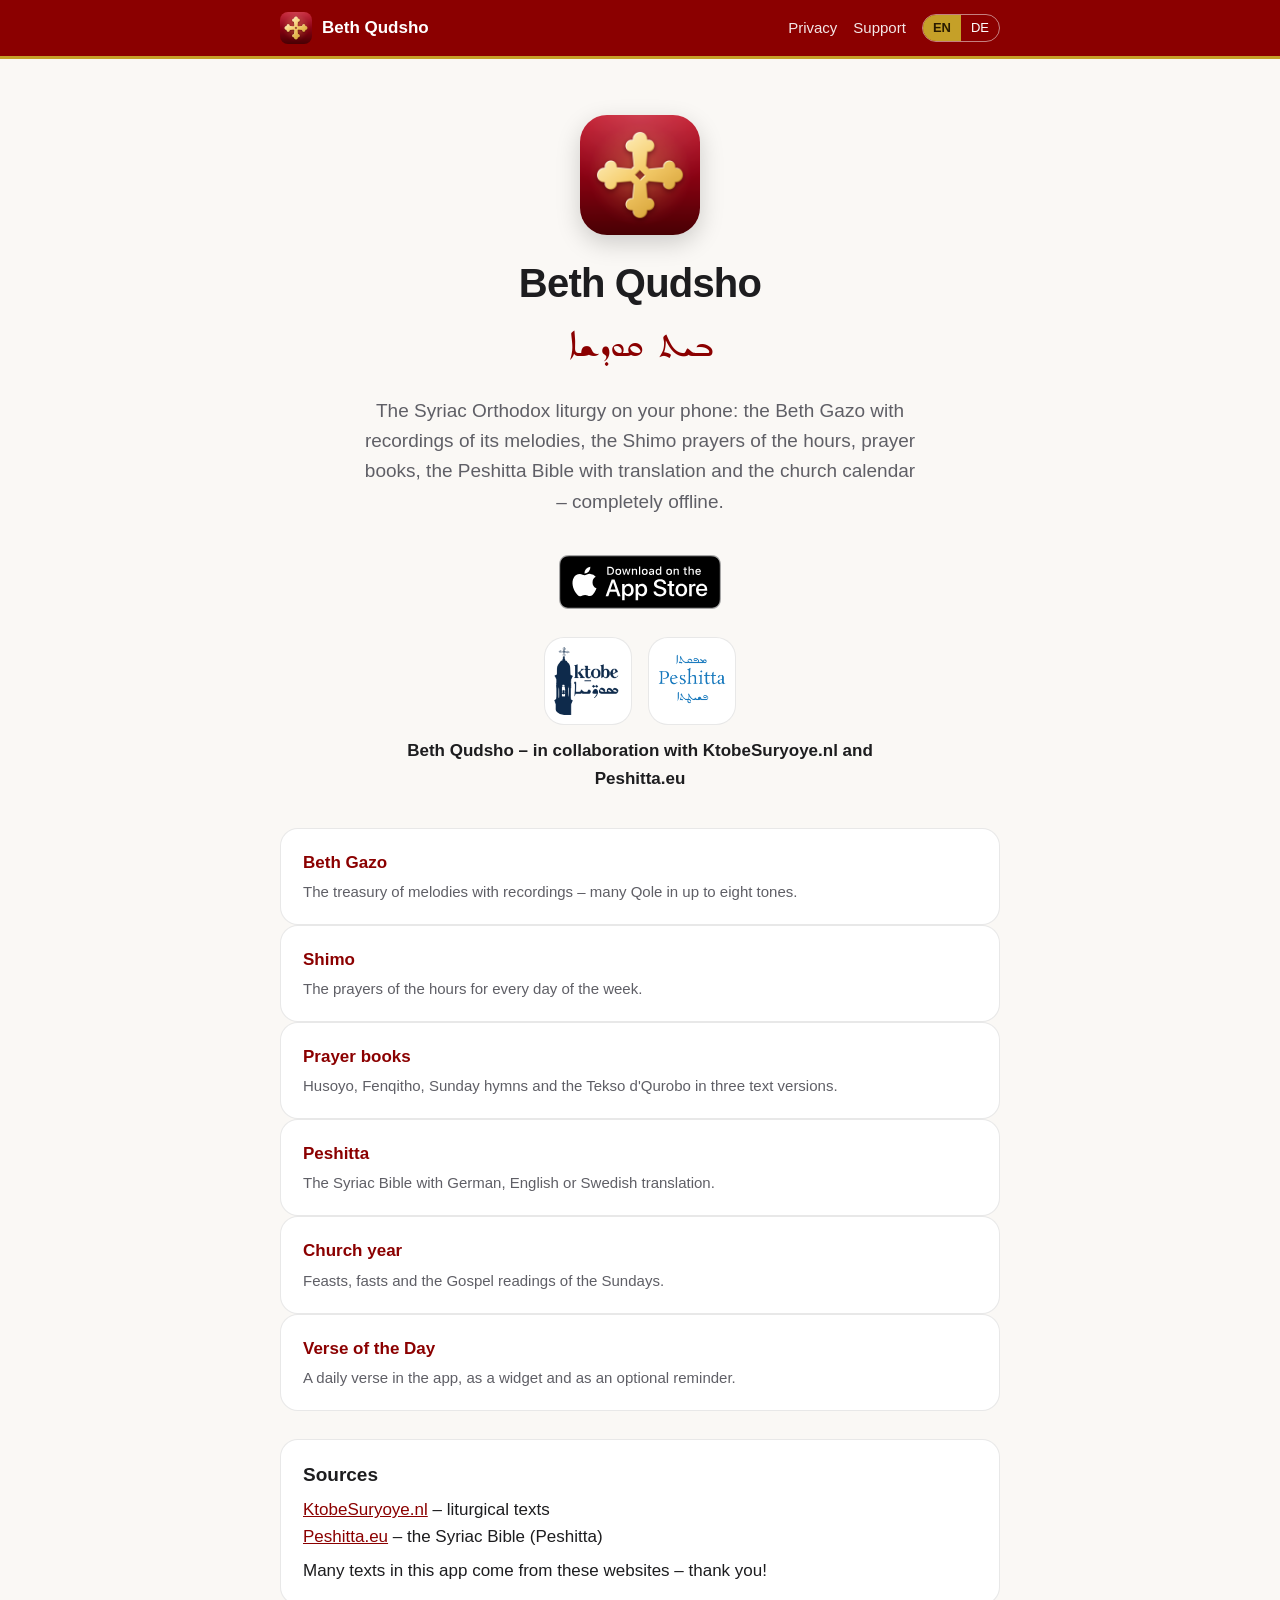
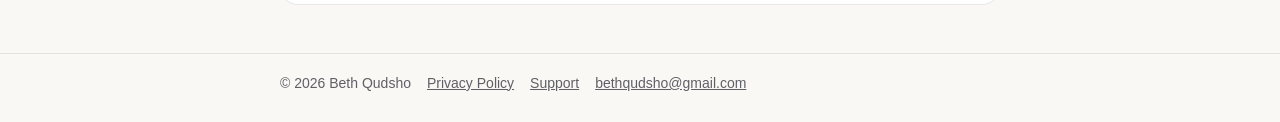
<file: index.html>
<!doctype html>
<html lang="en">
<head>
  <meta charset="utf-8">
  <meta name="viewport" content="width=device-width, initial-scale=1">
  <title>Beth Qudsho – Syriac Orthodox Liturgy</title>
  <meta name="title-en" content="Beth Qudsho – Syriac Orthodox Liturgy">
  <meta name="title-de" content="Beth Qudsho – Syrisch-orthodoxe Liturgie">
  <meta name="description" content="Beth Qudsho – the Syriac Orthodox liturgy on your phone: Beth Gazo with recordings, Shimo, prayer books, the Peshitta Bible and the church calendar. Fully offline.">
  <meta name="theme-color" content="#8B0000">
  <link rel="icon" href="assets/favicon.png">
  <link rel="stylesheet" href="assets/style.css">
  <script src="assets/lang.js"></script>
</head>
<body>
  <header class="site">
    <div class="bar">
      <a class="brand" href="./"><img src="assets/icon.png" alt=""> Beth Qudsho</a>
      <nav>
        <a href="privacy/"><span lang="en" class="l">Privacy</span><span lang="de" class="l">Datenschutz</span></a>
        <a href="support/">Support</a>
        <span class="lang-switch" role="group" aria-label="Language / Sprache">
          <button type="button" data-lang="en" aria-pressed="false">EN</button>
          <button type="button" data-lang="de" aria-pressed="false">DE</button>
        </span>
      </nav>
    </div>
  </header>

  <main>
    <section class="hero">
      <img class="icon" src="assets/icon.png" alt="Beth Qudsho app icon">
      <h1>Beth Qudsho</h1>
      <span class="syriac" lang="syr">ܒܝܬ ܩܘܕܫܐ</span>
      <p class="lead l" lang="en">The Syriac Orthodox liturgy on your phone: the Beth Gazo with recordings of its melodies, the Shimo prayers of the hours, prayer books, the Peshitta Bible with translation and the church calendar – completely offline.</p>
      <p class="lead l" lang="de">Die syrisch-orthodoxe Liturgie auf dem Handy: der Beth Gazo mit Aufnahmen seiner Melodien, das Stundengebet Shimo, Gebetsbücher, die Peshitta mit Übersetzung und der Kirchenkalender – vollständig offline.</p>
      <!-- Offizielle Apple-Abzeichen, unverändert (assets/); Höhe 54 px, ringsum mindestens ¼ der Höhe Freiraum -->
      <div class="store">
        <a class="l" lang="en" href="https://apps.apple.com/app/beth-qudsho-liturgie/id6837692130">
          <img src="assets/Download_on_the_App_Store_Badge_US-UK_RGB_blk_092917.svg" alt="Download on the App Store" width="162" height="54">
        </a>
        <a class="l" lang="de" href="https://apps.apple.com/app/beth-qudsho-liturgie/id6837692130">
          <img src="assets/Download_on_the_App_Store_Badge_DE_RGB_blk_092917.svg" alt="Laden im App Store" width="162" height="54">
        </a>
      </div>
      <!-- Zusammenarbeit (wie „Über die App“): Logos unverändert auf weißem Feld, auch im Dunkelmodus lesbar -->
      <div class="collab">
        <div class="logos">
          <a href="https://www.ktobesuryoye.nl"><img src="assets/logo-ktobesuryoye.png" alt="KtobeSuryoye.nl" width="88" height="88"></a>
          <a href="https://www.peshitta.eu"><img src="assets/logo-peshitta.png" alt="Peshitta.eu" width="88" height="88"></a>
        </div>
        <p class="l" lang="en">Beth Qudsho – in collaboration with KtobeSuryoye.nl and Peshitta.eu</p>
        <p class="l" lang="de">Beth Qudsho – in Zusammenarbeit mit KtobeSuryoye.nl und Peshitta.eu</p>
      </div>
    </section>

    <section class="features l" lang="en">
      <div class="card"><h3>Beth Gazo</h3><p>The treasury of melodies with recordings – many Qole in up to eight tones.</p></div>
      <div class="card"><h3>Shimo</h3><p>The prayers of the hours for every day of the week.</p></div>
      <div class="card"><h3>Prayer books</h3><p>Husoyo, Fenqitho, Sunday hymns and the Tekso d'Qurobo in three text versions.</p></div>
      <div class="card"><h3>Peshitta</h3><p>The Syriac Bible with German, English or Swedish translation.</p></div>
      <div class="card"><h3>Church year</h3><p>Feasts, fasts and the Gospel readings of the Sundays.</p></div>
      <div class="card"><h3>Verse of the Day</h3><p>A daily verse in the app, as a widget and as an optional reminder.</p></div>
    </section>
    <section class="card thanks l" lang="en">
        <h2>Sources</h2>
        <p><a href="https://www.ktobesuryoye.nl">KtobeSuryoye.nl</a> – liturgical texts<br><a href="https://www.peshitta.eu">Peshitta.eu</a> – the Syriac Bible (Peshitta)</p>
        <p>Many texts in this app come from these websites – thank you!</p>
    </section>
    <section class="features l" lang="de">
      <div class="card"><h3>Beth Gazo</h3><p>Die Schatzkammer der Melodien mit Aufnahmen – viele Qole in bis zu acht Tönen.</p></div>
      <div class="card"><h3>Shimo</h3><p>Das Stundengebet für jeden Tag der Woche.</p></div>
      <div class="card"><h3>Gebetsbücher</h3><p>Husoyo, Fenqitho, Sonntagshymnen und der Tekso d'Qurobo in drei Textfassungen.</p></div>
      <div class="card"><h3>Peshitta</h3><p>Die syrische Bibel mit deutscher, englischer oder schwedischer Übersetzung.</p></div>
      <div class="card"><h3>Kirchenjahr</h3><p>Feste, Fastenzeiten und die Evangelien der Sonntage.</p></div>
      <div class="card"><h3>Vers des Tages</h3><p>Jeden Tag ein Vers – in der App, als Widget und auf Wunsch als Erinnerung.</p></div>
    </section>
    <section class="card thanks l" lang="de">
        <h2>Quellen</h2>
        <p><a href="https://www.ktobesuryoye.nl">KtobeSuryoye.nl</a> – liturgische Texte<br><a href="https://www.peshitta.eu">Peshitta.eu</a> – die syrische Bibel (Peshitta)</p>
        <p>Viele Texte dieser App stammen von diesen Websites – herzlichen Dank!</p>
    </section>
  </main>

  <footer class="site">
    <div class="bar">
      <span>© 2026 Beth Qudsho</span>
      <a href="privacy/"><span lang="en" class="l">Privacy Policy</span><span lang="de" class="l">Datenschutzerklärung</span></a>
      <a href="support/">Support</a>
      <a href="mailto:bethqudsho@gmail.com">bethqudsho@gmail.com</a>
    </div>
  </footer>
</body>
</html>
</file>
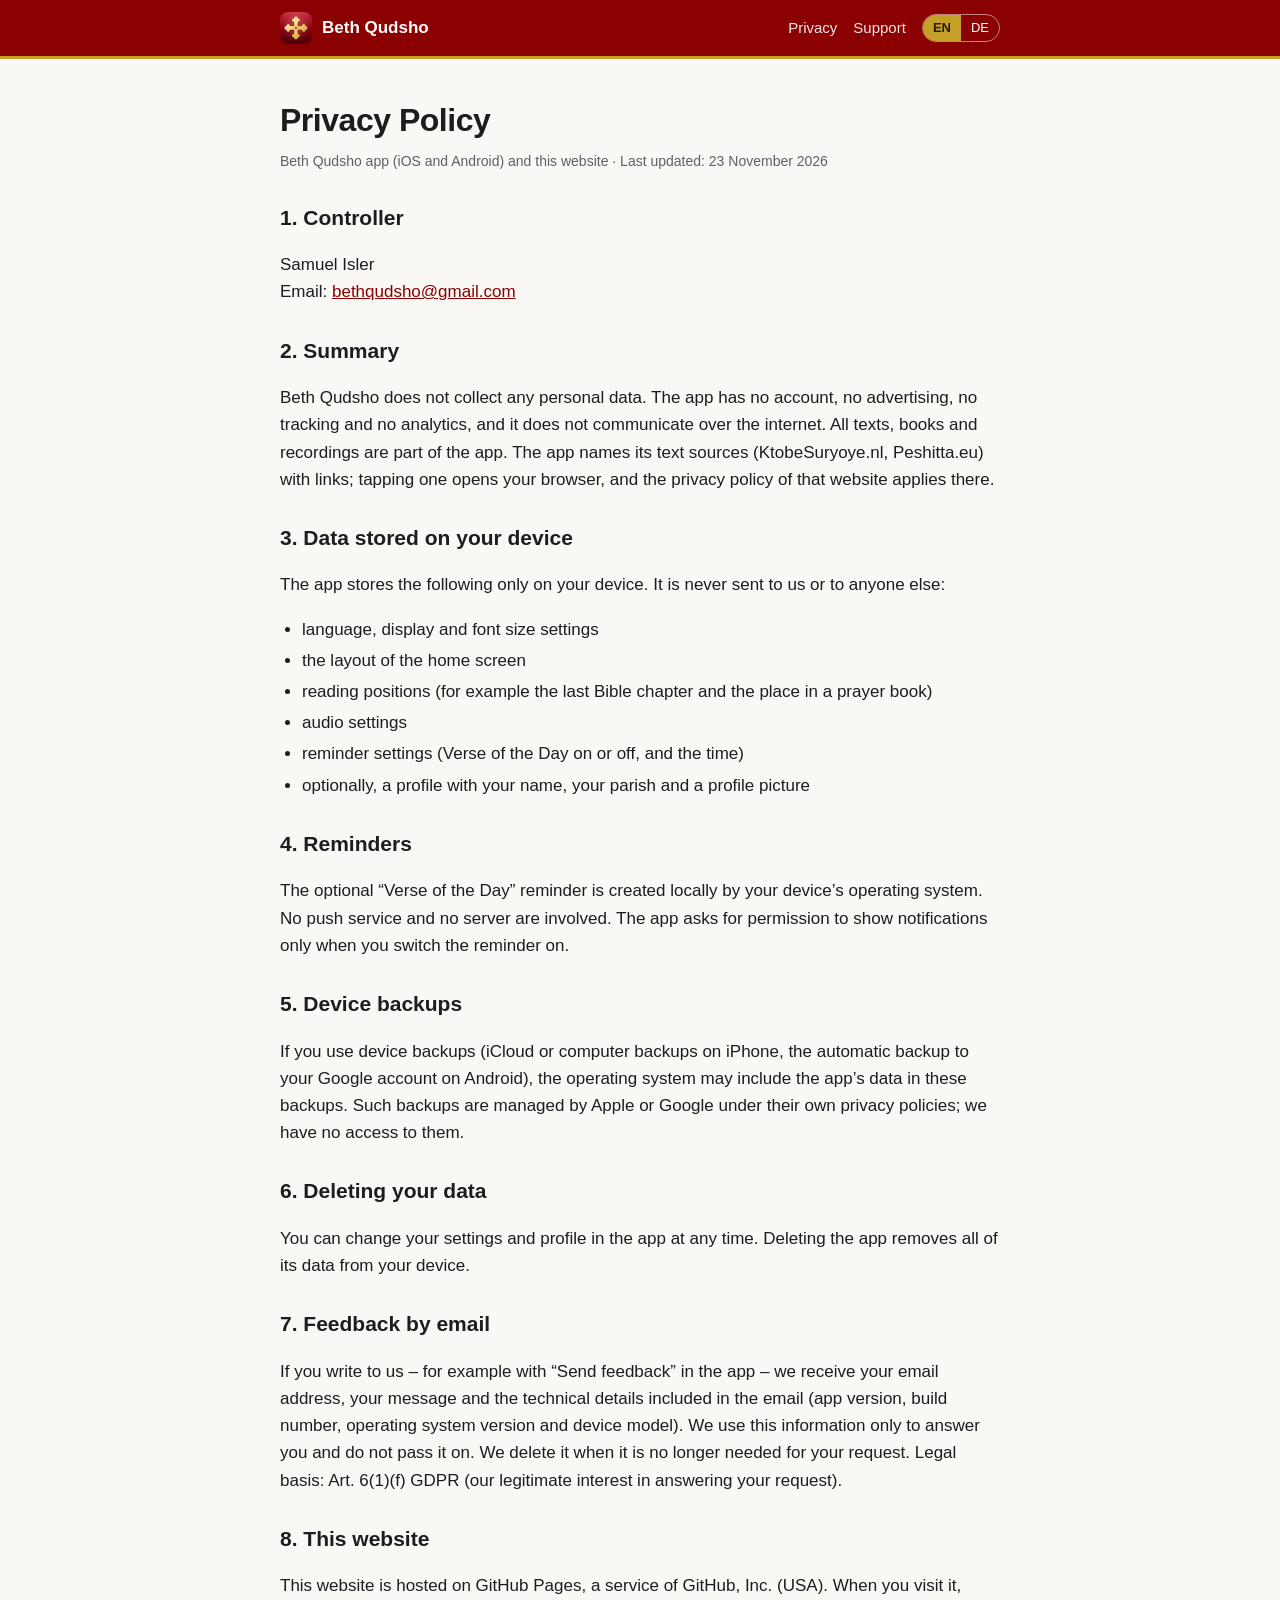
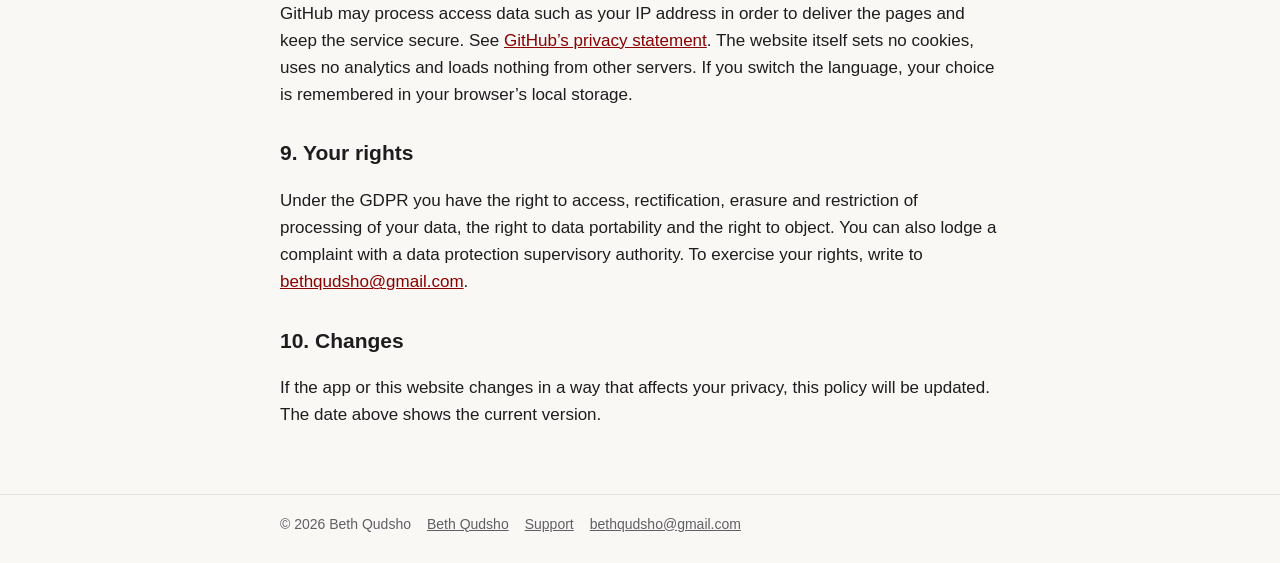
<file: privacy/index.html>
<!doctype html>
<html lang="en">
<head>
  <meta charset="utf-8">
  <meta name="viewport" content="width=device-width, initial-scale=1">
  <title>Privacy Policy – Beth Qudsho</title>
  <meta name="title-en" content="Privacy Policy – Beth Qudsho">
  <meta name="title-de" content="Datenschutzerklärung – Beth Qudsho">
  <meta name="theme-color" content="#8B0000">
  <link rel="icon" href="../assets/favicon.png">
  <link rel="stylesheet" href="../assets/style.css">
  <script src="../assets/lang.js"></script>
</head>
<body>
  <header class="site">
    <div class="bar">
      <a class="brand" href="../"><img src="../assets/icon.png" alt=""> Beth Qudsho</a>
      <nav>
        <a href="./"><span lang="en" class="l">Privacy</span><span lang="de" class="l">Datenschutz</span></a>
        <a href="../support/">Support</a>
        <span class="lang-switch" role="group" aria-label="Language / Sprache">
          <button type="button" data-lang="en" aria-pressed="false">EN</button>
          <button type="button" data-lang="de" aria-pressed="false">DE</button>
        </span>
      </nav>
    </div>
  </header>

  <main>
    <article class="l" lang="en">
      <h1 class="page">Privacy Policy</h1>
      <p class="updated">Beth Qudsho app (iOS and Android) and this website · Last updated: 23 November 2026</p>

      <h2>1. Controller</h2>
      <p>Samuel Isler<br>Email: <a href="mailto:bethqudsho@gmail.com">bethqudsho@gmail.com</a></p>

      <h2>2. Summary</h2>
      <p>Beth Qudsho does not collect any personal data. The app has no account, no advertising, no tracking and no
        analytics, and it does not communicate over the internet. All texts, books and recordings are part of the app.
        The app names its text sources (KtobeSuryoye.nl, Peshitta.eu) with links; tapping one opens your browser, and the
        privacy policy of that website applies there.</p>

      <h2>3. Data stored on your device</h2>
      <p>The app stores the following only on your device. It is never sent to us or to anyone else:</p>
      <ul>
        <li>language, display and font size settings</li>
        <li>the layout of the home screen</li>
        <li>reading positions (for example the last Bible chapter and the place in a prayer book)</li>
        <li>audio settings</li>
        <li>reminder settings (Verse of the Day on or off, and the time)</li>
        <li>optionally, a profile with your name, your parish and a profile picture</li>
      </ul>

      <h2>4. Reminders</h2>
      <p>The optional “Verse of the Day” reminder is created locally by your device’s operating system. No push service
        and no server are involved. The app asks for permission to show notifications only when you switch the reminder on.</p>

      <h2>5. Device backups</h2>
      <p>If you use device backups (iCloud or computer backups on iPhone, the automatic backup to your Google account on
        Android), the operating system may include the app’s data in these backups. Such backups are managed by Apple or
        Google under their own privacy policies; we have no access to them.</p>

      <h2>6. Deleting your data</h2>
      <p>You can change your settings and profile in the app at any time. Deleting the app removes all of its data from
        your device.</p>

      <h2>7. Feedback by email</h2>
      <p>If you write to us – for example with “Send feedback” in the app – we receive your email address, your message
        and the technical details included in the email (app version, build number, operating system version and device
        model). We use this information only to answer you and do not pass it on. We delete it when it is no longer
        needed for your request. Legal basis: Art. 6(1)(f) GDPR (our legitimate interest in answering your request).</p>

      <h2>8. This website</h2>
      <p>This website is hosted on GitHub Pages, a service of GitHub, Inc. (USA). When you visit it, GitHub may process
        access data such as your IP address in order to deliver the pages and keep the service secure. See
        <a href="https://docs.github.com/en/site-policy/privacy-policies/github-general-privacy-statement">GitHub’s privacy statement</a>.
        The website itself sets no cookies, uses no analytics and loads nothing from other servers. If you switch the
        language, your choice is remembered in your browser’s local storage.</p>

      <h2>9. Your rights</h2>
      <p>Under the GDPR you have the right to access, rectification, erasure and restriction of processing of your data,
        the right to data portability and the right to object. You can also lodge a complaint with a data protection
        supervisory authority. To exercise your rights, write to
        <a href="mailto:bethqudsho@gmail.com">bethqudsho@gmail.com</a>.</p>

      <h2>10. Changes</h2>
      <p>If the app or this website changes in a way that affects your privacy, this policy will be updated. The date
        above shows the current version.</p>
    </article>

    <article class="l" lang="de">
      <h1 class="page">Datenschutzerklärung</h1>
      <p class="updated">App Beth Qudsho (iOS und Android) und diese Website · Stand: 23. November 2026</p>

      <h2>1. Verantwortlicher</h2>
      <p>Samuel Isler<br>E-Mail: <a href="mailto:bethqudsho@gmail.com">bethqudsho@gmail.com</a></p>

      <h2>2. Kurz gesagt</h2>
      <p>Beth Qudsho erhebt keine personenbezogenen Daten. Die App hat kein Benutzerkonto, keine Werbung, kein Tracking
        und keine Analyse und kommuniziert nicht über das Internet. Alle Texte, Bücher und Aufnahmen sind Teil der App.
        Die App nennt ihre Textquellen (KtobeSuryoye.nl, Peshitta.eu) mit Links; wer einen antippt, gelangt in den
        Browser, und dort gilt die Datenschutzerklärung der jeweiligen Website.</p>

      <h2>3. Daten auf deinem Gerät</h2>
      <p>Die App speichert Folgendes ausschließlich auf deinem Gerät. Es wird weder an uns noch an andere übertragen:</p>
      <ul>
        <li>Einstellungen zu Sprache, Darstellung und Schriftgröße</li>
        <li>die Anordnung der Startseite</li>
        <li>Lesestellen (zum Beispiel das zuletzt gelesene Bibelkapitel und die Stelle in einem Gebetsbuch)</li>
        <li>Audio-Einstellungen</li>
        <li>Einstellungen der Erinnerung („Vers des Tages“ an oder aus und die Uhrzeit)</li>
        <li>auf Wunsch ein Profil mit Name, Gemeinde und Profilbild</li>
      </ul>

      <h2>4. Erinnerungen</h2>
      <p>Die optionale Erinnerung „Vers des Tages“ wird vom Betriebssystem deines Geräts lokal erstellt. Es ist kein
        Push-Dienst und kein Server beteiligt. Die App fragt erst beim Einschalten der Erinnerung nach der Erlaubnis,
        Mitteilungen zu zeigen.</p>

      <h2>5. Gerätesicherungen</h2>
      <p>Wenn du Gerätesicherungen nutzt (iCloud- oder Computer-Backup auf dem iPhone, automatische Sicherung im
        Google-Konto unter Android), kann das Betriebssystem die Daten der App in diese Sicherungen aufnehmen. Diese
        Sicherungen verwalten Apple bzw. Google nach ihren eigenen Datenschutzbestimmungen; wir haben keinen Zugriff darauf.</p>

      <h2>6. Daten löschen</h2>
      <p>Einstellungen und Profil kannst du in der App jederzeit ändern. Wenn du die App löschst, werden alle ihre Daten
        von deinem Gerät entfernt.</p>

      <h2>7. Feedback per E-Mail</h2>
      <p>Wenn du uns schreibst – zum Beispiel über „Feedback senden“ in der App –, erhalten wir deine E-Mail-Adresse,
        deine Nachricht und die in der E-Mail enthaltenen technischen Angaben (App-Version, Build-Nummer, Version des
        Betriebssystems und Gerätemodell). Wir verwenden sie nur, um dir zu antworten, und geben sie nicht weiter. Wir
        löschen sie, sobald sie für dein Anliegen nicht mehr nötig sind. Rechtsgrundlage: Art. 6 Abs. 1 lit. f DSGVO
        (berechtigtes Interesse an der Beantwortung deiner Anfrage).</p>

      <h2>8. Diese Website</h2>
      <p>Diese Website wird über GitHub Pages bereitgestellt, einen Dienst der GitHub, Inc. (USA). Beim Aufruf kann
        GitHub Zugriffsdaten wie deine IP-Adresse verarbeiten, um die Seiten auszuliefern und den Dienst abzusichern.
        Siehe die <a href="https://docs.github.com/en/site-policy/privacy-policies/github-general-privacy-statement">Datenschutzerklärung von GitHub</a>.
        Die Website selbst setzt keine Cookies, nutzt keine Analyse und lädt nichts von anderen Servern. Wenn du die
        Sprache umschaltest, wird deine Wahl im lokalen Speicher deines Browsers gemerkt.</p>

      <h2>9. Deine Rechte</h2>
      <p>Nach der DSGVO hast du das Recht auf Auskunft, Berichtigung, Löschung und Einschränkung der Verarbeitung deiner
        Daten, auf Datenübertragbarkeit sowie auf Widerspruch. Außerdem kannst du dich bei einer
        Datenschutz-Aufsichtsbehörde beschweren. Schreib dazu an
        <a href="mailto:bethqudsho@gmail.com">bethqudsho@gmail.com</a>.</p>

      <h2>10. Änderungen</h2>
      <p>Ändern sich die App oder diese Website so, dass es deinen Datenschutz betrifft, wird diese Erklärung angepasst.
        Das Datum oben zeigt die aktuelle Fassung.</p>
    </article>
  </main>

  <footer class="site">
    <div class="bar">
      <span>© 2026 Beth Qudsho</span>
      <a href="../">Beth Qudsho</a>
      <a href="../support/">Support</a>
      <a href="mailto:bethqudsho@gmail.com">bethqudsho@gmail.com</a>
    </div>
  </footer>
</body>
</html>
</file>
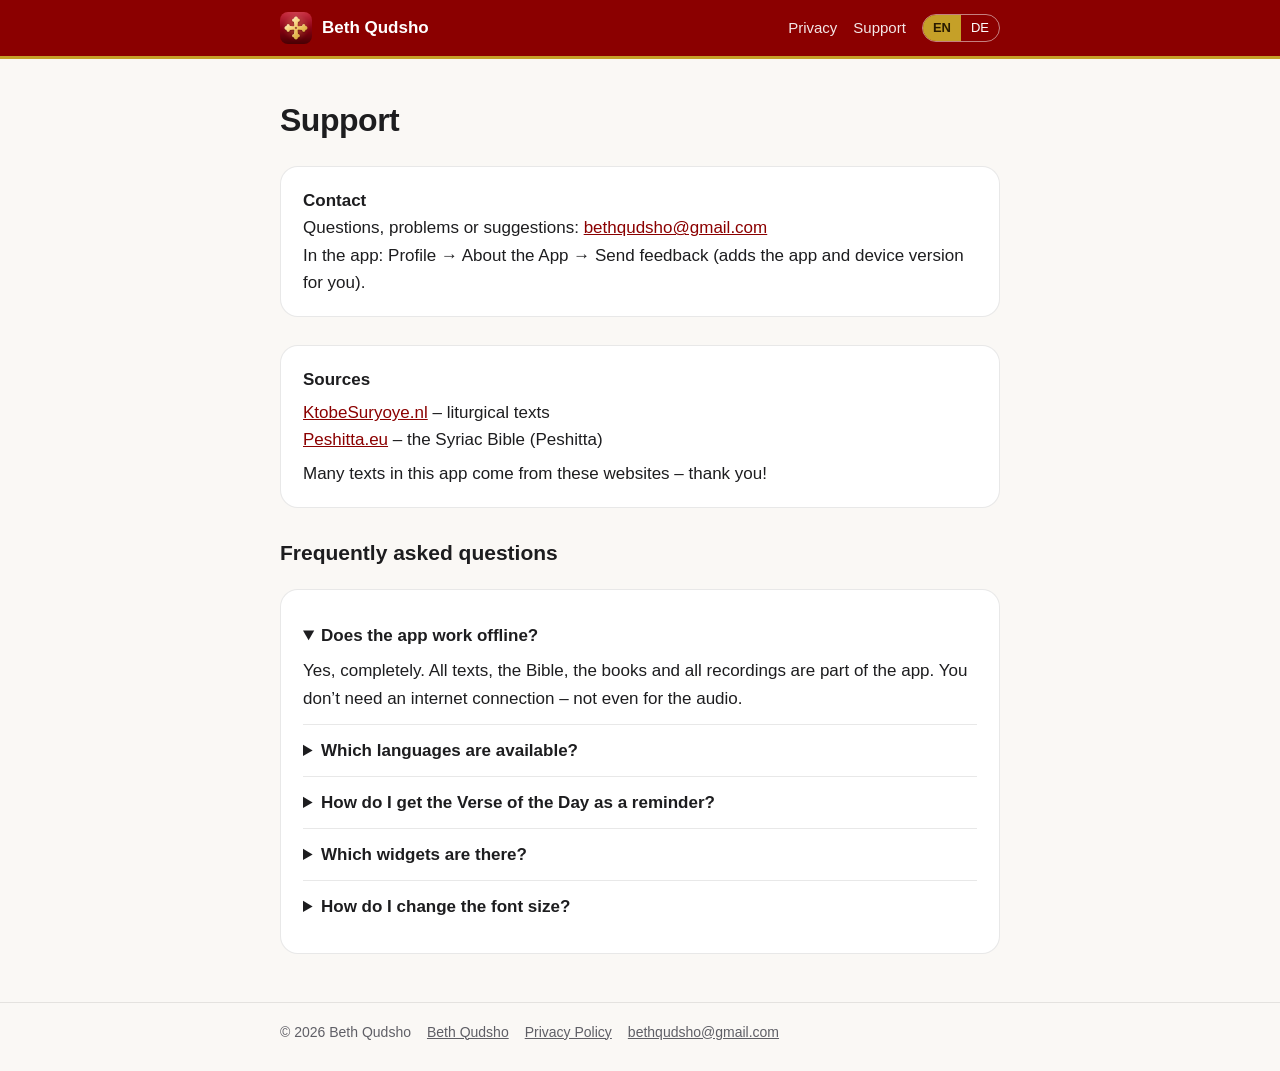
<file: support/index.html>
<!doctype html>
<html lang="en">
<head>
  <meta charset="utf-8">
  <meta name="viewport" content="width=device-width, initial-scale=1">
  <title>Support – Beth Qudsho</title>
  <meta name="title-en" content="Support – Beth Qudsho">
  <meta name="title-de" content="Support – Beth Qudsho">
  <meta name="theme-color" content="#8B0000">
  <link rel="icon" href="../assets/favicon.png">
  <link rel="stylesheet" href="../assets/style.css">
  <script src="../assets/lang.js"></script>
</head>
<body>
  <header class="site">
    <div class="bar">
      <a class="brand" href="../"><img src="../assets/icon.png" alt=""> Beth Qudsho</a>
      <nav>
        <a href="../privacy/"><span lang="en" class="l">Privacy</span><span lang="de" class="l">Datenschutz</span></a>
        <a href="./">Support</a>
        <span class="lang-switch" role="group" aria-label="Language / Sprache">
          <button type="button" data-lang="en" aria-pressed="false">EN</button>
          <button type="button" data-lang="de" aria-pressed="false">DE</button>
        </span>
      </nav>
    </div>
  </header>

  <main>
    <article class="l" lang="en">
      <h1 class="page">Support</h1>
      <div class="card">
        <strong>Contact</strong><br>
        Questions, problems or suggestions: <a href="mailto:bethqudsho@gmail.com?subject=Beth%20Qudsho%20Feedback">bethqudsho@gmail.com</a><br>
        In the app: Profile → About the App → Send feedback (adds the app and device version for you).
      </div>

      <div class="card thanks">
        <strong>Sources</strong>
        <p><a href="https://www.ktobesuryoye.nl">KtobeSuryoye.nl</a> – liturgical texts<br><a href="https://www.peshitta.eu">Peshitta.eu</a> – the Syriac Bible (Peshitta)</p>
        <p>Many texts in this app come from these websites – thank you!</p>
      </div>

      <h2>Frequently asked questions</h2>
      <div class="card">
        <details open>
          <summary>Does the app work offline?</summary>
          <p>Yes, completely. All texts, the Bible, the books and all recordings are part of the app. You don’t need an
            internet connection – not even for the audio.</p>
        </details>
        <details>
          <summary>Which languages are available?</summary>
          <p>The app itself is available in German, English, Swedish and Turkish (Profile → Language; by default it
            follows your device). The prayer texts are in Syriac. Below the Peshitta you can show a German, English or
            Swedish translation; with Turkish the English translation is shown.</p>
        </details>
        <details>
          <summary>How do I get the Verse of the Day as a reminder?</summary>
          <p>Go to Profile → Verse of the Day, switch the reminder on and choose a time. Allow notifications when asked.
            If you declined earlier, allow them in your device settings (iPhone: Settings → Beth Qudsho → Notifications;
            Android: Settings → Apps → Beth Qudsho → Notifications).</p>
        </details>
        <details>
          <summary>Which widgets are there?</summary>
          <p>Verse of the Day, Qolo of the Day, Now in Shimo and Church Year. iPhone: touch and hold the Home Screen,
            tap Edit → Add Widget and search for “Beth Qudsho”. Android: touch and hold the home screen, tap Widgets
            and choose Beth Qudsho.</p>
        </details>
        <details>
          <summary>How do I change the font size?</summary>
          <p>Change the size of the Syriac text with Profile → Text Size (Syriac) or with the “AA” button while reading.
            All other text follows the text size of your device.</p>
        </details>
      </div>
    </article>

    <article class="l" lang="de">
      <h1 class="page">Support</h1>
      <div class="card">
        <strong>Kontakt</strong><br>
        Fragen, Probleme oder Vorschläge: <a href="mailto:bethqudsho@gmail.com?subject=Beth%20Qudsho%20Feedback">bethqudsho@gmail.com</a><br>
        In der App: Profil → Über die App → Feedback senden (fügt App- und Geräteversion für dich ein).
      </div>

      <div class="card thanks">
        <strong>Quellen</strong>
        <p><a href="https://www.ktobesuryoye.nl">KtobeSuryoye.nl</a> – liturgische Texte<br><a href="https://www.peshitta.eu">Peshitta.eu</a> – die syrische Bibel (Peshitta)</p>
        <p>Viele Texte dieser App stammen von diesen Websites – herzlichen Dank!</p>
      </div>

      <h2>Häufige Fragen</h2>
      <div class="card">
        <details open>
          <summary>Funktioniert die App ohne Internet?</summary>
          <p>Ja, vollständig. Alle Texte, die Bibel, die Bücher und alle Aufnahmen sind Teil der App. Du brauchst keine
            Internetverbindung – auch nicht zum Anhören.</p>
        </details>
        <details>
          <summary>Welche Sprachen gibt es?</summary>
          <p>Die App selbst gibt es auf Deutsch, Englisch, Schwedisch und Türkisch (Profil → Sprache; normalerweise wie
            dein Gerät). Die Gebetstexte sind syrisch. Unter der Peshitta kannst du eine deutsche, englische oder
            schwedische Übersetzung einblenden; bei Türkisch erscheint die englische.</p>
        </details>
        <details>
          <summary>Wie bekomme ich den Vers des Tages als Erinnerung?</summary>
          <p>Unter Profil → Vers des Tages die Erinnerung einschalten und eine Uhrzeit wählen. Erlaube Mitteilungen, wenn
            du gefragt wirst. Hast du früher abgelehnt, erlaube sie in den Einstellungen deines Geräts (iPhone:
            Einstellungen → Beth Qudsho → Mitteilungen; Android: Einstellungen → Apps → Beth Qudsho → Benachrichtigungen).</p>
        </details>
        <details>
          <summary>Welche Widgets gibt es?</summary>
          <p>Vers des Tages, Qolo des Tages, Jetzt im Shimo und Kirchenjahr. iPhone: Home-Bildschirm gedrückt halten,
            Bearbeiten → Widget hinzufügen und nach „Beth Qudsho“ suchen. Android: Startbildschirm gedrückt halten,
            Widgets antippen und Beth Qudsho wählen.</p>
        </details>
        <details>
          <summary>Wie ändere ich die Schriftgröße?</summary>
          <p>Die Größe des syrischen Textes stellst du unter Profil → Schriftgröße (Syrisch) oder beim Lesen mit dem
            Knopf „AA“ ein. Alle anderen Texte folgen der Textgröße deines Geräts.</p>
        </details>
      </div>
    </article>
  </main>

  <footer class="site">
    <div class="bar">
      <span>© 2026 Beth Qudsho</span>
      <a href="../">Beth Qudsho</a>
      <a href="../privacy/"><span lang="en" class="l">Privacy Policy</span><span lang="de" class="l">Datenschutzerklärung</span></a>
      <a href="mailto:bethqudsho@gmail.com">bethqudsho@gmail.com</a>
    </div>
  </footer>
</body>
</html>
</file>
<file: assets/style.css>
/* Beth Qudsho – Website. Farben der App: Burgund #8B0000, Gold #C5A028. Keine externen Schriften. */
@font-face {
  font-family: "SyrCOM Jerusalem";
  src: url("SyrCOMJerusalem.ttf") format("truetype");
  font-display: swap;
}

:root {
  --burgundy: #8B0000;
  --gold: #C5A028;
  --bg: #faf8f5;
  --card: #ffffff;
  --text: #1d1d1f;
  --muted: #5f5f66;
  --line: rgba(0, 0, 0, 0.09);
  --link: #8B0000;
}

@media (prefers-color-scheme: dark) {
  :root {
    --bg: #121012;
    --card: #1d1a1c;
    --text: #f2f2f4;
    --muted: #a8a8b0;
    --line: rgba(255, 255, 255, 0.12);
    --link: #e8a0a0;
  }
}

* { box-sizing: border-box; }

body {
  margin: 0;
  background: var(--bg);
  color: var(--text);
  font: 17px/1.6 -apple-system, BlinkMacSystemFont, "Segoe UI", Roboto, "Helvetica Neue", Arial, sans-serif;
  -webkit-text-size-adjust: 100%;
}

a { color: var(--link); }

header.site {
  background: var(--burgundy);
  color: #fff;
  border-bottom: 3px solid var(--gold);
}

header.site .bar {
  max-width: 760px;
  margin: 0 auto;
  padding: 12px 20px;
  display: flex;
  align-items: center;
  gap: 12px;
}

header.site a.brand {
  color: #fff;
  text-decoration: none;
  font-weight: 600;
  display: flex;
  align-items: center;
  gap: 10px;
}

header.site a.brand img { width: 32px; height: 32px; border-radius: 8px; }

header.site nav { margin-left: auto; display: flex; gap: 16px; align-items: center; flex-wrap: wrap; }
header.site nav a { color: #fff; text-decoration: none; opacity: 0.9; font-size: 15px; }
header.site nav a:hover { opacity: 1; text-decoration: underline; }

.lang-switch { display: inline-flex; border: 1px solid rgba(255, 255, 255, 0.5); border-radius: 999px; overflow: hidden; }
.lang-switch button {
  background: transparent; color: #fff; border: 0; padding: 3px 10px; font: inherit; font-size: 13px; cursor: pointer;
}
.lang-switch button[aria-pressed="true"] { background: var(--gold); color: #2a1c00; font-weight: 600; }

main { max-width: 760px; margin: 0 auto; padding: 28px 20px 48px; }

.hero { text-align: center; padding: 28px 0 8px; }
.hero img.icon { width: 120px; height: 120px; border-radius: 27px; box-shadow: 0 8px 24px rgba(0, 0, 0, 0.18); }
.hero h1 { margin: 18px 0 0; font-size: 40px; line-height: 1.1; letter-spacing: -0.02em; }
.syriac {
  font-family: "SyrCOM Jerusalem", "Noto Sans Syriac Western", "Estrangelo Edessa", serif;
  direction: rtl;
  unicode-bidi: isolate;
}
.hero .syriac { display: block; font-size: 44px; color: var(--burgundy); margin-top: 6px; }
@media (prefers-color-scheme: dark) { .hero .syriac { color: var(--gold); } }
.hero p.lead { color: var(--muted); font-size: 19px; max-width: 560px; margin: 14px auto 0; }

/* Apple-Abzeichen „Download on the App Store“: Seitenverhältnis unverändert, Freiraum ≥ ¼ der Höhe (54 px → 14 px) */
.store { margin-top: 24px; }
.store a { display: inline-block; padding: 14px; line-height: 0; }
.store img { height: 54px; width: auto; display: block; }
/* gewählte Sprache: Abzeichen-Link bleibt ein Block mit Freiraum (die Sprachregel unten setzt sonst „revert“) */
html.js[data-lang="en"] .store a[lang="en"], html.js[data-lang="de"] .store a[lang="de"] { display: inline-block; }

/* Zusammenarbeit: Logos unverändert auf weißem Feld (wie in der App), innen 10 % Freiraum */
.collab { margin-top: 6px; }
.collab .logos { display: flex; justify-content: center; gap: 16px; }
.collab .logos a { display: block; line-height: 0; border-radius: 20px; }
.collab .logos img {
  width: 88px; height: 88px; padding: 9px; display: block;
  background: #fff; border: 1px solid var(--line); border-radius: 20px;
  transition: transform 0.2s ease;
}
.collab .logos a:hover img { transform: scale(1.04); }
@media (prefers-reduced-motion: reduce) { .collab .logos img { transition: none; } .collab .logos a:hover img { transform: none; } }
.collab p { margin: 12px auto 0; max-width: 520px; font-weight: 600; font-size: 17px; }

.card {
  background: var(--card);
  border: 1px solid var(--line);
  border-radius: 18px;
  padding: 20px 22px;
  margin-top: 20px;
}

/* Quellen & Dank */
.thanks { margin-top: 28px; }
.thanks h2 { margin-top: 0; font-size: 19px; }
.thanks p { margin: 6px 0 0; color: var(--text); }

.features { display: grid; grid-template-columns: repeat(auto-fit, minmax(220px, 1fr)); gap: 14px; margin-top: 28px; }
.features .card { margin-top: 0; }
.features h3 { margin: 0 0 4px; font-size: 17px; color: var(--burgundy); }
@media (prefers-color-scheme: dark) { .features h3 { color: var(--gold); } }
.features p { margin: 0; color: var(--muted); font-size: 15px; }

h1.page { font-size: 32px; letter-spacing: -0.015em; margin: 8px 0 4px; }
.updated { color: var(--muted); font-size: 14px; margin: 0 0 18px; }
h2 { font-size: 21px; margin: 28px 0 6px; }
h3 { font-size: 17px; margin: 18px 0 4px; }
ul { padding-left: 22px; }
li { margin: 4px 0; }

details { border-top: 1px solid var(--line); padding: 12px 0; }
details:first-of-type { border-top: 0; }
summary { cursor: pointer; font-weight: 600; }
details p { margin: 8px 0 0; color: var(--text); }

footer.site { border-top: 1px solid var(--line); color: var(--muted); font-size: 14px; }
footer.site .bar { max-width: 760px; margin: 0 auto; padding: 18px 20px 28px; display: flex; gap: 16px; flex-wrap: wrap; }
footer.site a { color: var(--muted); }

/* Sprache: ohne JavaScript beide Fassungen, sonst nur die gewählte */
html.js [lang="de"].l, html.js [lang="en"].l { display: none; }
html.js[data-lang="de"] [lang="de"].l, html.js[data-lang="en"] [lang="en"].l { display: revert; }
html:not(.js) [lang="de"].l { border-top: 1px dashed var(--line); margin-top: 32px; padding-top: 8px; }
</file>
